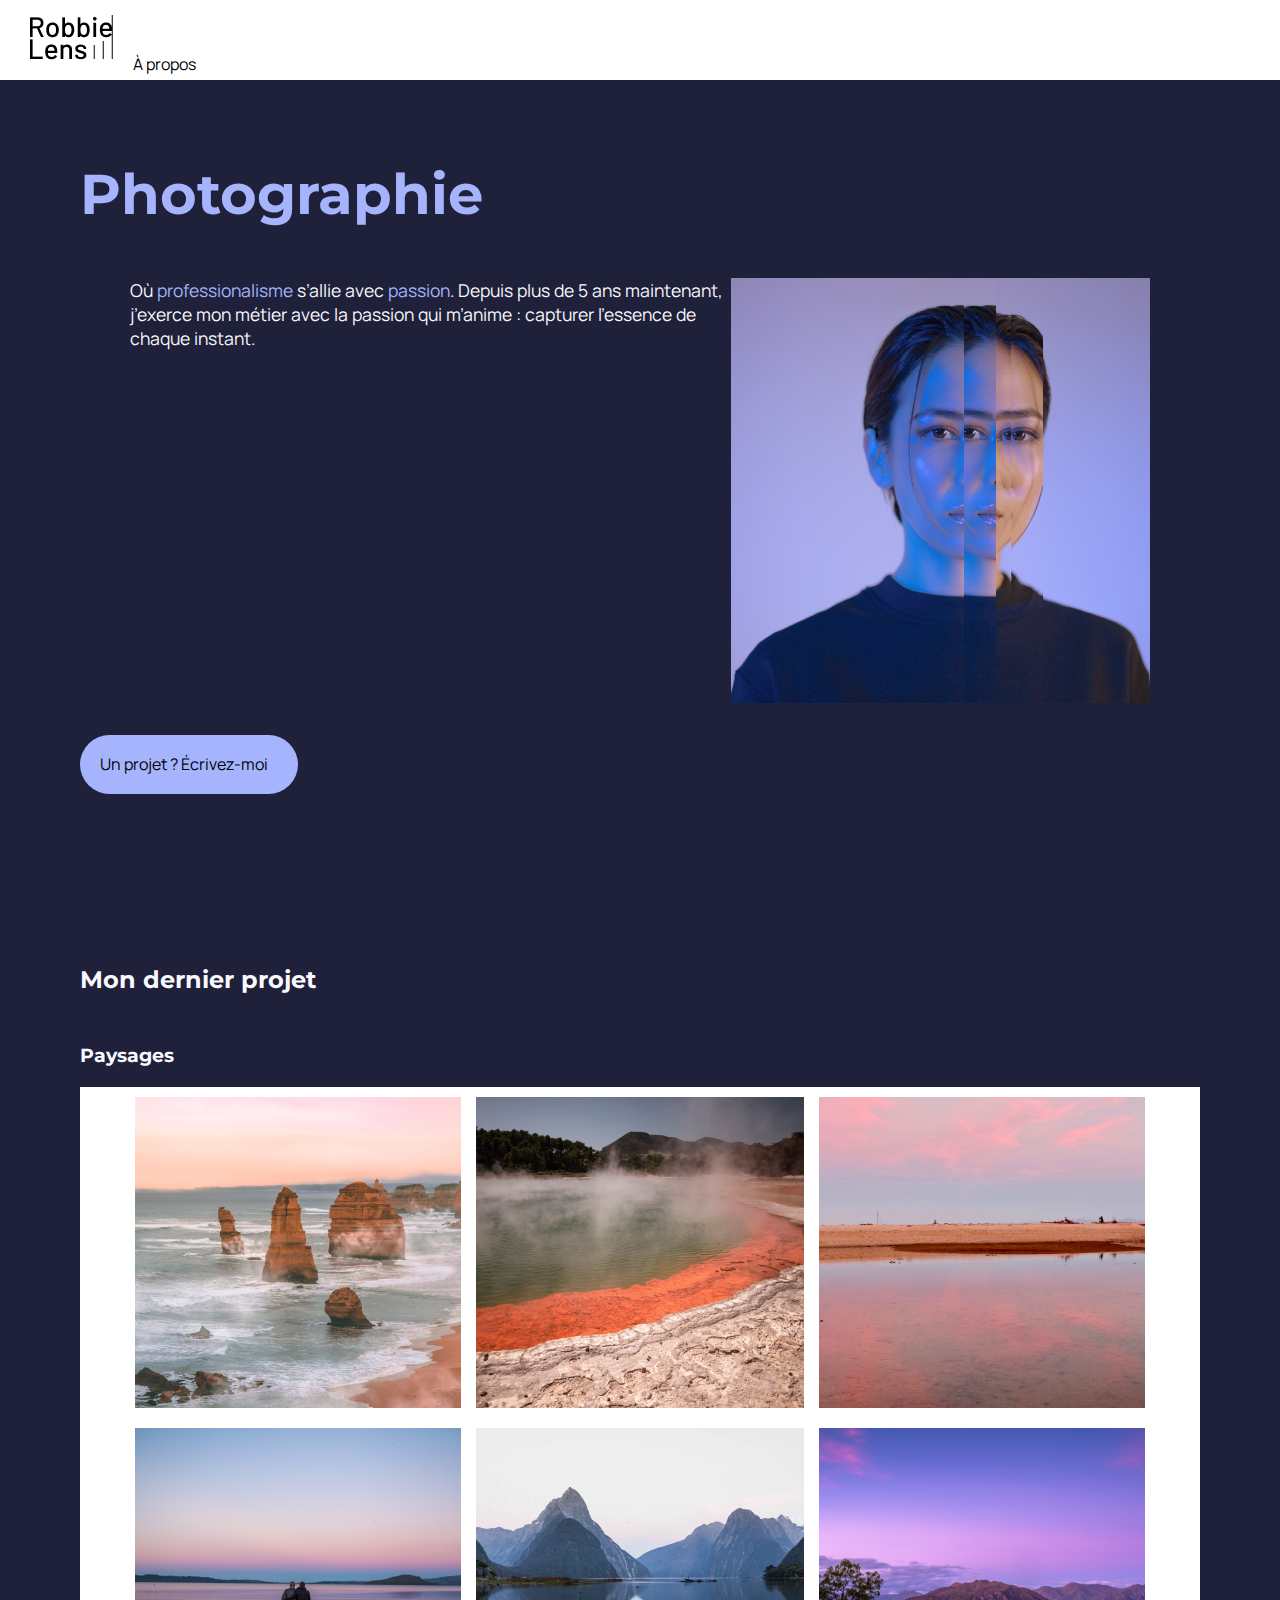
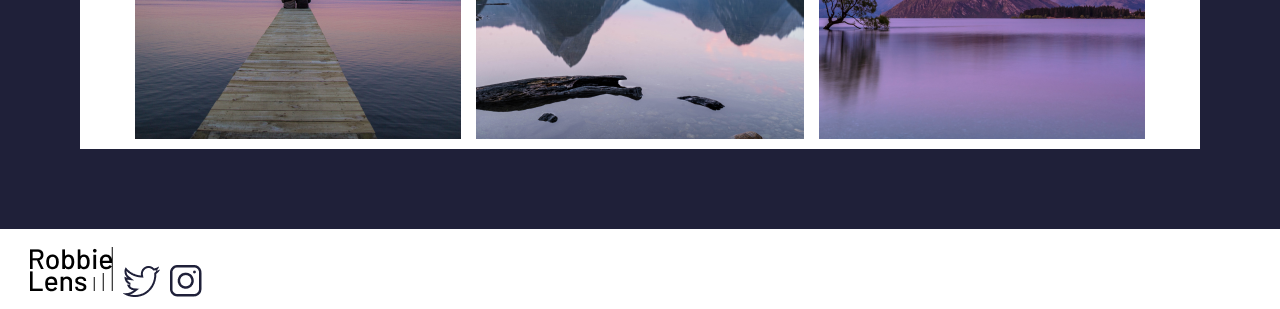
<file: Projet Robbie Lens/index.html>
<!DOCTYPE html>
<html lang="fr">

<head>
    <meta charset="UTF-8">
    <meta name="viewport" content="width=device-width, initial-scale=1.0">
    <title>Photographie</title>
    <link rel="preconnect" href="https://fonts.googleapis.com">
    <link rel="preconnect" href="https://fonts.gstatic.com" crossorigin>
    <link href="https://fonts.googleapis.com/css2?family=Montserrat:ital,wght@0,100..900;1,100..900&display=swap"
        rel="stylesheet">
    <link rel="preconnect" href="https://fonts.googleapis.com">
    <link rel="preconnect" href="https://fonts.gstatic.com" crossorigin>
    <link
        href="https://fonts.googleapis.com/css2?family=Manrope:wght@200..800&family=Montserrat:ital,wght@0,100..900;1,100..900&display=swap"
        rel="stylesheet">
    <link rel="stylesheet" href="style.css">
</head>

<body>
    <header>
        <nav>
            <a href="./index.html">
                <img class="logo" src="./logos/logo.png" alt="Accueil">
            </a>
            <a href="./a-propos.html">À propos</a>
        </nav>
    </header>
    <section>
        <main>
            <h1>Photographie</h1>
            <div class="paragraphe">
                <p>Où <em class="professionalisme">professionalisme</em> s’allie avec <em class="passion">passion</em>.
                    Depuis plus de 5 ans maintenant, j’exerce mon métier avec la passion
                    qui m’anime : capturer l’essence de chaque instant.</p>
                <img src="./photos/robbie-lens.png" alt="Robbie Lens">
            </div>
            <em class="cta">
                <a href="">Un projet ? Écrivez-moi</a>
            </em>
        </main>
    </section>
    <section>
        <h2>Mon dernier projet</h2>
        <h3>Paysages</h3>
        <div class="groupe1">
            <img src="./photos/element-1.png" alt="element1" class="element1">
            <img src="./photos/element-2.png" alt="element2" class="element2">
            <img src="./photos/element-3.png" alt="element3" class="element3">
        </div>
        <div class="groupe2">
            <img src="./photos/element-4.png" alt="element4" class="element4">
            <img src="./photos/element-5.png" alt="element5" class="element5">
            <img src="./photos/element-6.png" alt="element6" class="element6">
        </div>
    </section>
    <footer>
        <nav>
            <img class="logo" src="./logos/logo.png" alt="Logo">
            <a href="https://twitter.com" target="_blank">
                <img src="./logos/twitter.png" alt="Twitter">
            </a>
            <a href="https://instagram" target="_blank">
                <img src="./logos/instagram.png" alt="Instagram">
            </a>
        </nav>
    </footer>
</body>

</html>
</file>
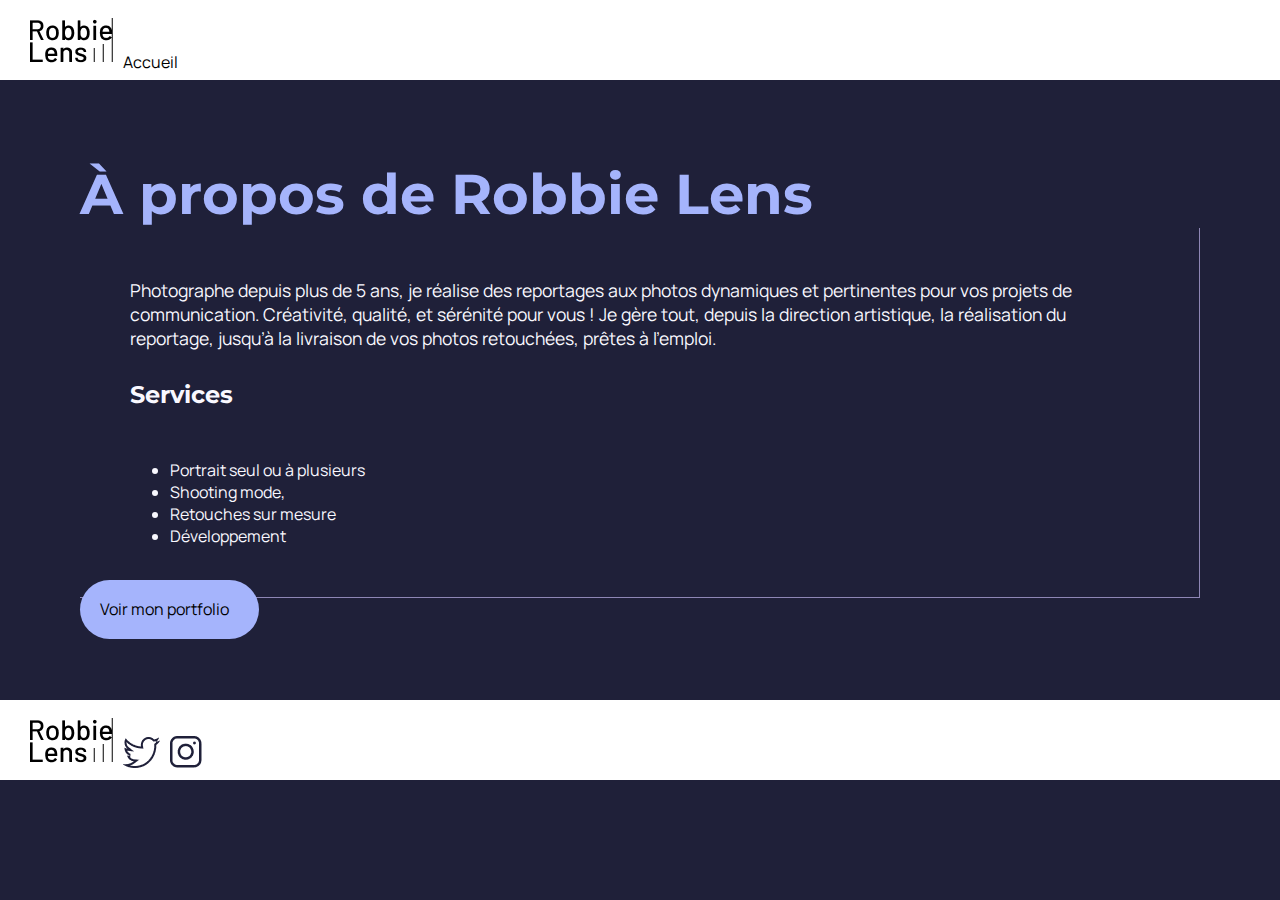
<file: Projet Robbie Lens/a-propos.html>
<!DOCTYPE html>
<html lang="fr">

<head>
    <meta charset="UTF-8">
    <meta name="viewport" content="width=device-width, initial-scale=1.0">
    <title>À propos de Robbie Lens</title>
    <link rel="preconnect" href="https://fonts.googleapis.com">
    <link rel="preconnect" href="https://fonts.gstatic.com" crossorigin>
    <link href="https://fonts.googleapis.com/css2?family=Montserrat:ital,wght@0,100..900;1,100..900&display=swap"
        rel="stylesheet">
    <link rel="preconnect" href="https://fonts.googleapis.com">
    <link rel="preconnect" href="https://fonts.gstatic.com" crossorigin>
    <link
        href="https://fonts.googleapis.com/css2?family=Manrope:wght@200..800&family=Montserrat:ital,wght@0,100..900;1,100..900&display=swap"
        rel="stylesheet">
    <link rel="stylesheet" href="style.css">
</head>

<body>
    <header>
        <nav>
            <img class="logo" src="./logos/logo.png" alt="Logo">
            <a href="./index.html" alt="Accueil">Accueil
            </a>
        </nav>
    </header>
    <section>
        <main>
            <h1>À propos de Robbie Lens</h1>
            <div class="corps">
                <p>Photographe depuis plus de 5 ans, je réalise des reportages aux photos dynamiques et pertinentes pour
                    vos
                    projets de communication. Créativité, qualité, et sérénité pour vous ! Je gère tout, depuis la
                    direction
                    artistique, la réalisation du reportage, jusqu’à la livraison de vos photos retouchées, prêtes à
                    l’emploi.
                </p>
                <h2>Services</h2>
                <ul>
                    <li>Portrait seul ou à plusieurs</li>
                    <li>Shooting mode,</li>
                    <li>Retouches sur mesure</li>
                    <li>Développement</li>
                </ul>
            </div>
            <em class="cta">
                <a href="">Voir mon portfolio</a>
            </em>
        </main>
    </section>
    <footer>
        <nav>
            <img class="logo" src="./logos/logo.png" alt="Logo">
            <a href="https://twitter.com" target="_blank">
                <img src="./logos/twitter.png" alt="Twitter">
            </a>
            <a href="https://instagram.com" target="_blank">
                <img src="./logos/instagram.png" alt="Instagram">
            </a>
        </nav>
    </footer>
</body>

</html>
</file>
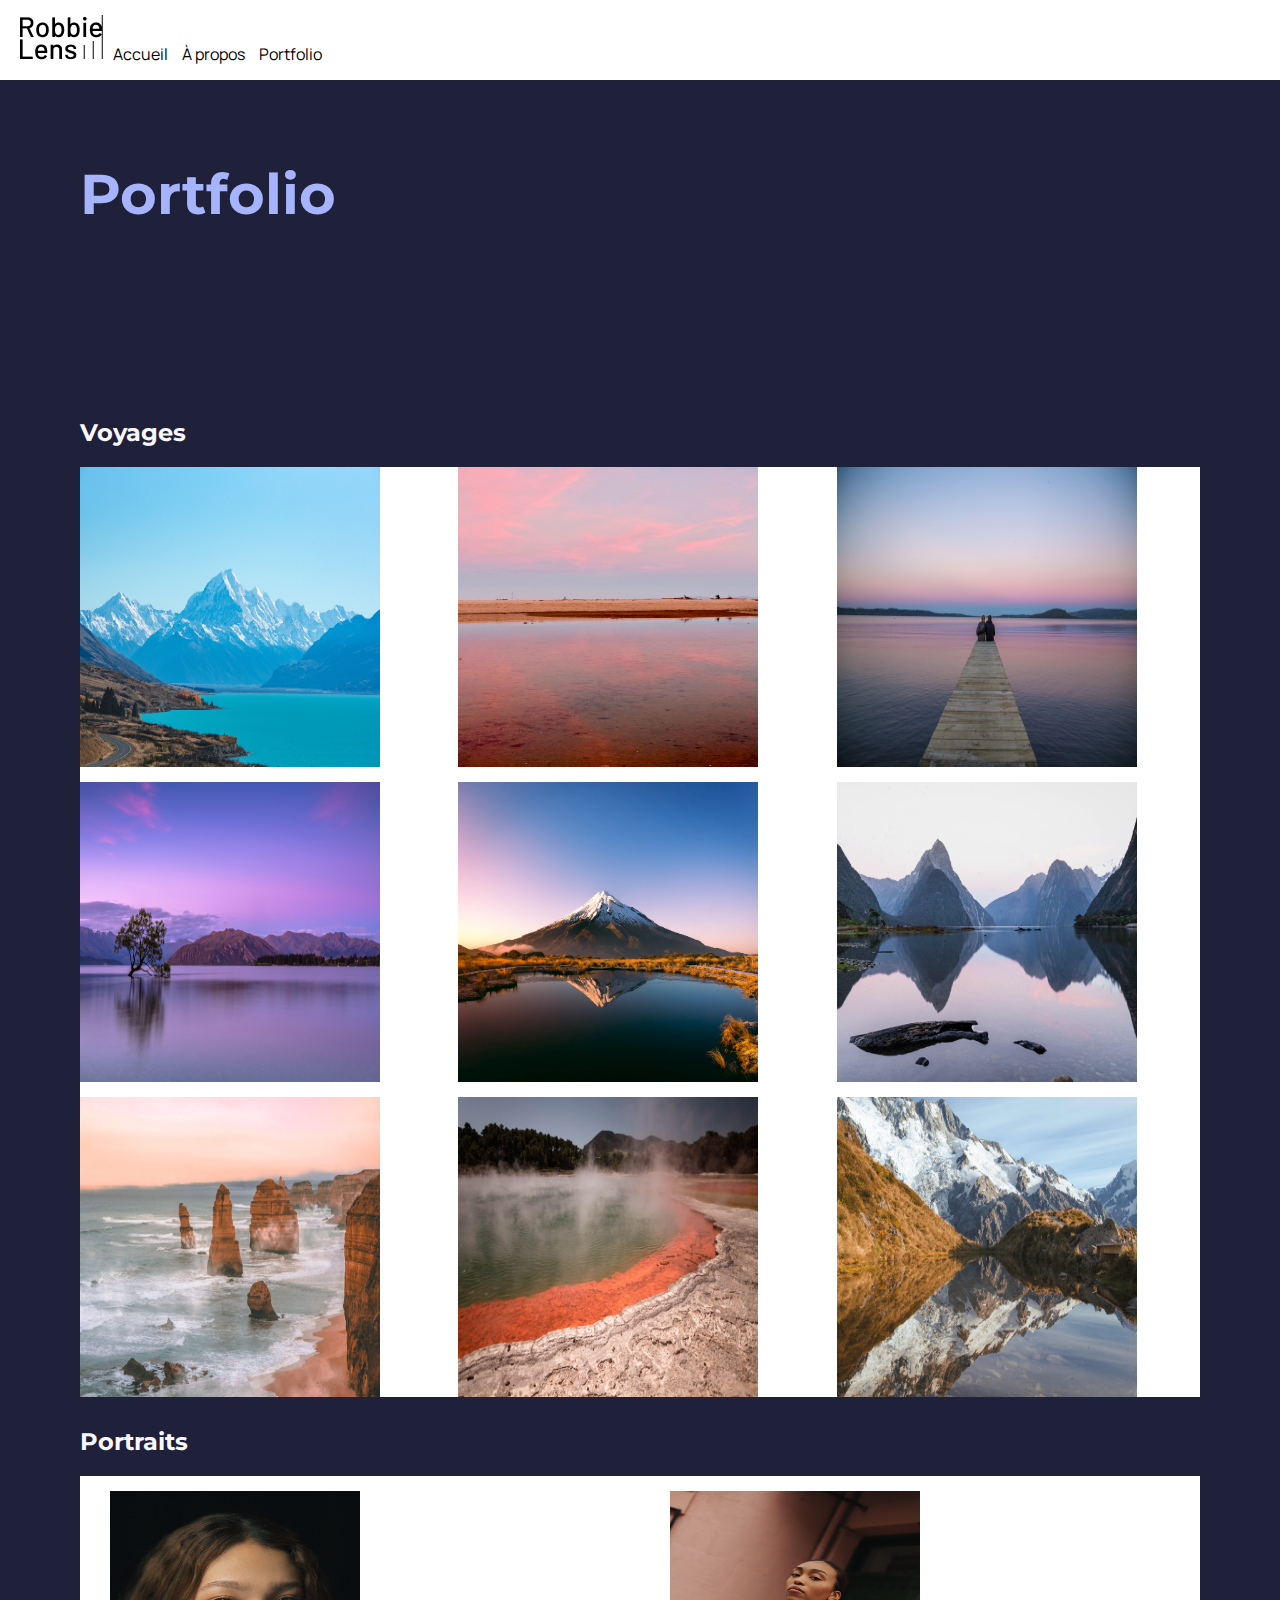
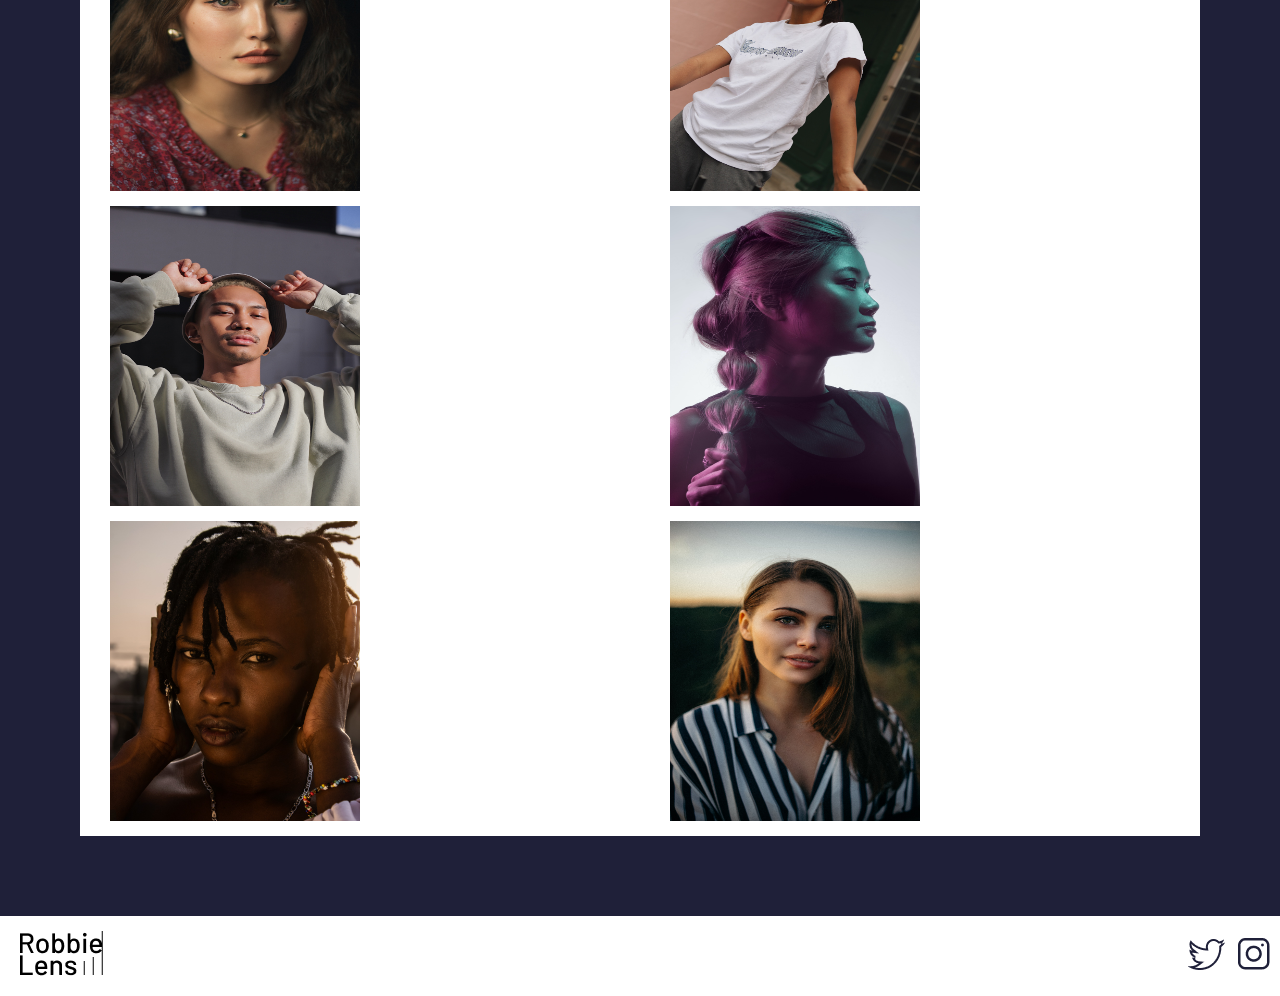
<file: Projet Robbie Lens/portfolio.html>
<!DOCTYPE html>
<html lang="fr">

<head>
    <meta charset="utf-8">
    <title>Portfolio - Robbie Lens Photographie</title>
    <link href="./style.css" rel="stylesheet">
    <link rel="preconnect" href="https://fonts.googleapis.com">
    <link rel="preconnect" href="https://fonts.gstatic.com" crossorigin>
    <link href="https://fonts.googleapis.com/css2?family=Manrope&family=Montserrat&display=swap" rel="stylesheet">
</head>

<body>
    <header>
        <nav>
            <a href="index.html" class="lien-icone">
                <img src="./logos/logo.png" alt="Logo Robbie Lens">
            </a>
            <div>
                <a href="index.html">Accueil</a>
                <a href="a-propos.html">À propos</a>
                <a href="portfolio.html">Portfolio</a>
            </div>
        </nav>
    </header>
    <main>
        <section>
            <h1>Portfolio</h1>
        </section>
        <section class="portfolio-section-photos">
            <h2>Voyages</h2>
            <div class="paysages">
                <img class="box" src="./photos/paysage1.jpg" alt="paysage1" class="paysage1">
                <img class="box" src="./photos/paysage2.jpg" alt="paysage2" class="paysage2">
                <img class="box" src="./photos/paysage3.jpg" alt="paysage3" class="paysage3">
                <img class="box" src="./photos/paysage4.jpg" alt="paysage4" class="paysage4">
                <img class="box" src="./photos/paysage5.jpg" alt="paysage5" class="paysage5">
                <img class="box" src="./photos/paysage6.jpg" alt="paysage6" class="paysage6">
                <img class="box" src="./photos/paysage7.jpg" alt="paysage7" class="paysage7">
                <img class="box" src="./photos/paysage8.jpg" alt="paysage8" class="paysage8">
                <img class="box" src="./photos/paysage9.jpg" alt="paysage9" class="paysage9">
            </div>
            <h2>Portraits</h2>
            <div class="portraits">
                <img class="box1" src="./photos/portrait1.jpg" alt="portrait1" class="portrait1">
                <img class="box1" src="./photos/portrait2.jpg" alt="portrait2" class="portrait2">
                <img class="box1" src="./photos/portrait3.jpg" alt="portrait3" class="portrait3">
                <img class="box1" src="./photos/portrait4.jpg" alt="portrait4" class="portrait4">
                <img class="box1" src="./photos/portrait5.jpg" alt="portrait5" class="portrait5">
                <img class="box1" src="./photos/portrait6.jpg" alt="portrait6" class="portrait6">
            </div>
        </section>
    </main>
    <footer>
        <a href="index.html" class="lien-icone">
            <img src="../Projet Robbie Lens/logos/logo.png" alt="Logo Robbie Lens">
        </a>
        <div>
            <a target="_blank" href="https://twitter.com/" class="lien-icone">
                <img src="./logos/twitter.png" alt="Logo Twitter">
            </a>
            <a target="_blank" href="https://www.instagram.com/" class="lien-icone">
                <img src="./logos/instagram.png" alt="Logo Instagram">
            </a>
        </div>
    </footer>
</body>

</html>
</file>
<file: Projet Robbie Lens/style.css>
a {
    color: black;
    margin-right: 10px;
}

a:hover {
    text-decoration: underline;

}

.professionalisme,
.passion {
    color: #A5B4FC;
    font-style: normal;
}

h1 {
    color: #A5B4FC;
    font-size: 3.5em;
    font-family: montserrat;
}

h2,
h3 {
    font-family: montserrat;
    color: #F9F8FF;
    padding-top: 30px;
    padding-bottom: 20px;

}



p {
    font-size: 1.1em;
    font-family: manrope;
    color: #F9F8FF;
}

ul {
    font-size: 1em;
    font-family: manrope;
    color: #F9F8FF;
    padding-top: 30px;
}

a {
    text-decoration: none;
    font-size: 1em;
    font-family: manrope;
}

div {
    background-color: white;
}

body,
.corps {
    background-color: #1F2039;
}

nav {
    background-color: white;
    display: flex;
    flex-wrap: wrap;
    flex-direction: row;
    justify-content: center;
    align-items: end;
}

.logo:hover {
    opacity: 0.5;
}

.cta {
    border-radius: 50px;
    background-color: #A5B4FC;
    font-family: montserrat;
    font-style: normal;
    padding: 20px 20px;
}

.paragraphe {
    display: flex;
    justify-content: space-between;
    background-color: #1F2039;
    padding: 50px;

}

.cta:hover {
    background: linear-gradient(#696484, #8788BA);
}

.corps {
    border-bottom: 1px #8e86b5 solid;
    border-right: 1px #8e86b5 solid;
    padding: 50px;
}

* {
    margin: 0;
}

header,
footer {
    display: flex;
    justify-content: space-between;
    align-items: center;
    padding-top: 20px;
    padding-bottom: 20px;
    padding-left: 20px;
    padding-right: 0px;
    background-color: white;
    height: 40px;
}

section {
    padding: 80px;
}

.index-main {
    width: 50%;
    margin: auto;
}

.logo {
    margin: 10px;
}

.groupe1,
.groupe2 {
    display: flex;
    flex-wrap: wrap;
    justify-content: center;
    gap: 15px;
    padding: 10px;
}

.box {
    width: 300px;
    height: 300px;

}

.box1 {
    padding: 15px;
    width: 250px;
    height: 300px;
}

.paysages {
    display: grid;
    grid-template-columns: 1fr 1fr 1fr;
    grid-template-rows: 300px 300px 300px;
    gap: 15px;
    object-fit: cover;
}

.portraits {
    padding-left: 15px;
    display: grid;
    grid-template-columns: 1fr 1fr;
    grid-template-rows: 300px 300px;
    gap: 15px;
    object-fit: cover;
}
</file>
